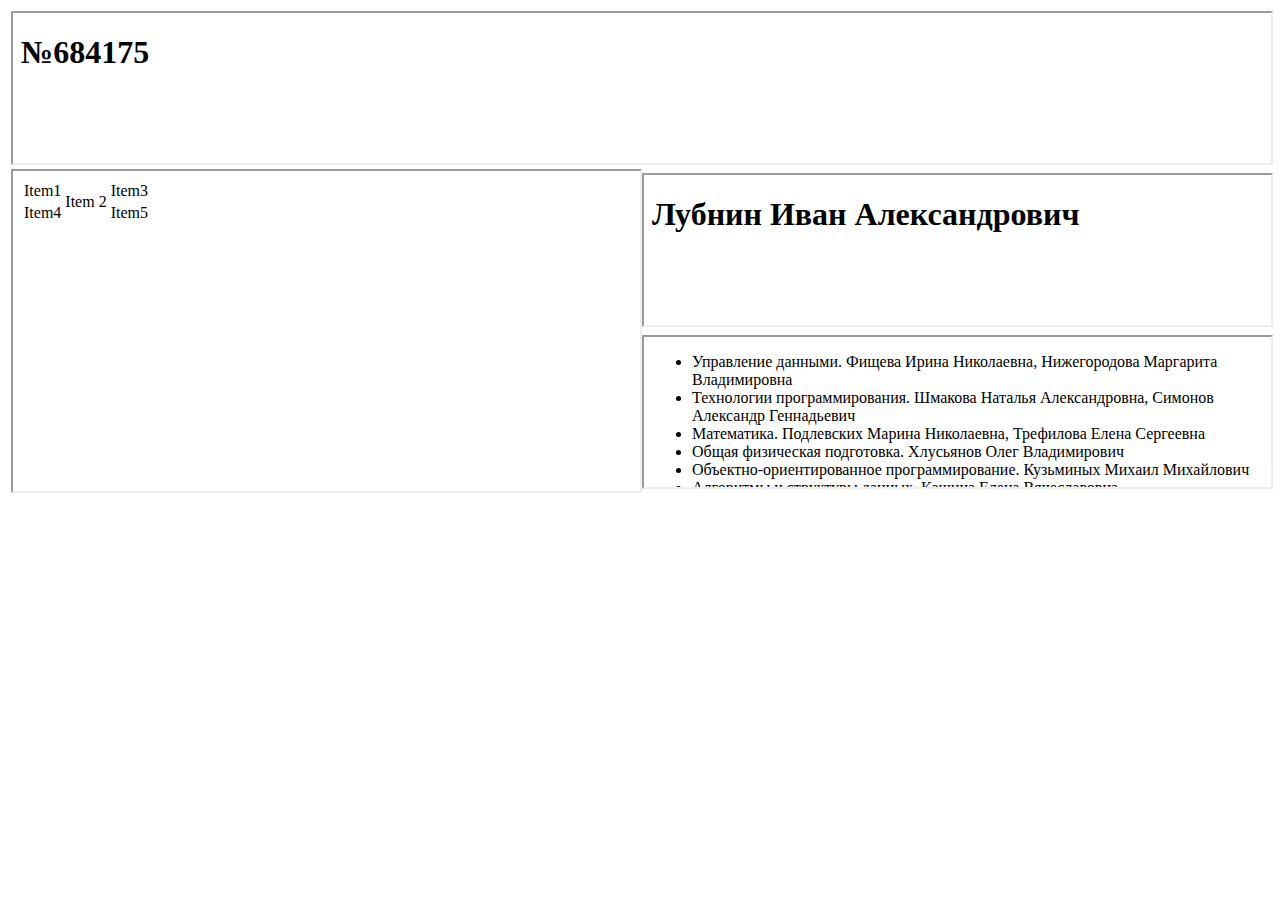
<file: bfdLabs/lab1/index.html>
<!DOCTYPE html>
<html lang="ru">

<head>
    <meta http-equiv="Content-Type" content="text/html; charset=utf-8">
    <title>Лубнин Иван Александрович</title>
</head>

<body>
    <table width="100%" height="100%">
        <tr>
            <td colspan="2">
                <iframe src="i4-number.html" width="100%" height="100%"></iframe>
            </td>
        </tr>
        <tr>
            <td rowspan="2">
                <iframe src="i4-table.html" width="100%" height="100%"></iframe>
            </td>
            <td>
                <iframe src="i4-name.html" width="100%" height="100%"></iframe>
            </td>
        </tr>
        <tr>
            <td>
                <iframe src="i4-list.html" width="100%" height="100%"></iframe>
            </td>
        </tr>
    </table>
</body>

</html>
</file>
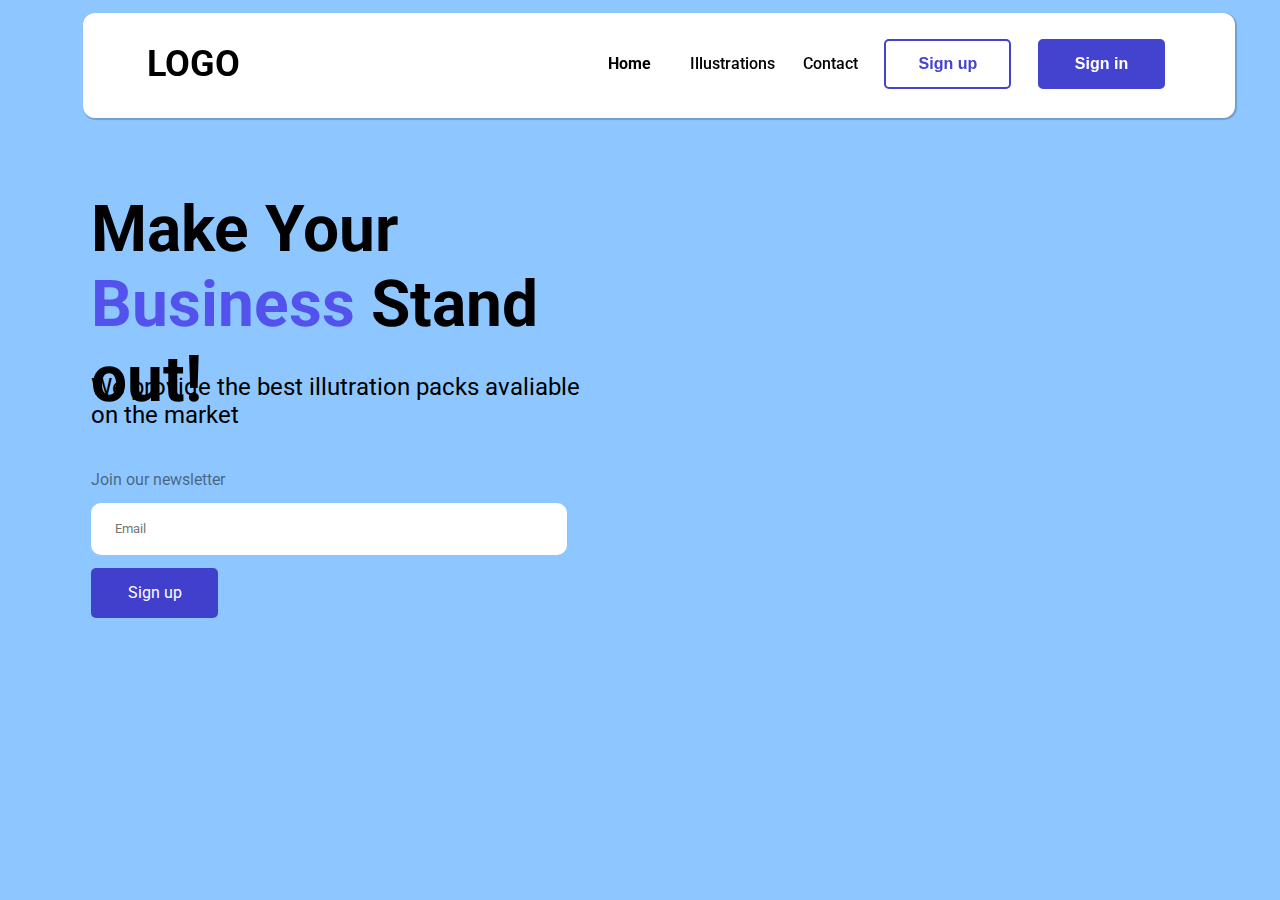
<file: bfdLabs/lab4/index.html>
<!DOCTYPE html>
<html lang="ru">

<head>
    <meta http-equiv="Content-Type" content="text/html; charset=utf-8">
    <title>Landing</title>

    <link rel="stylesheet" href="./style.css">
</head>

<body>
    <div class="navigation">
        <h2 class="logo"><a href="">LOGO</a></h2>
        <h4><a href="" class="home">Home</a></h4>
        <h4><a href="" class="ill">Illustrations</a></h4>
        <h4><a href="" class="ill">Contact</a></h4>
        <button class="disabled_btn"><h4>Sign up</h4></button>
        <button class="enabled_btn"><h4>Sign in</h4></button>


        <ul class="menu">
            <li><a class="menuItem" href="#">Home</a></li>
            <li><a class="menuItem" href="#">Profile</a></li>
            <li><a class="menuItem" href="#">About</a></li>
            <li><a class="menuItem" href="#">Contacts</a></li>
            <li><a class="menuItem" href="#">Sign Up</a></li>
            <li><a class="menuItem" href="#">Sign In</a></li>
        </ul>
        <button class="hamburger">
          <i class="menuIcon material-icons" style="background: url('https://api.iconify.design/charm/menu-hamburger.svg') no-repeat center center / contain;"></i>
          <i class="closeIcon material-icons" style="background: url('https://api.iconify.design/ep/close.svg') no-repeat center center / contain;"></i>


    </div>

    <div class="head_block">
        <div class="content">
            
            <h1>Make Your <font color="#5352ed">Business</font> Stand out!</h1>
            <h3 class="content_h3">We provide the best illutration packs avaliable on the market</h3>
            <h4 class="content_join">Join our newsletter</h4>
    
            <form action="join">
                <input type="" name="" class="email" id="" placeholder="Email">
                <input type="submit" class="submit_btn" value="Sign up">
            </form>
    
            
        </div>
    </div>
    
    <script src="./script.js"></script>
</body>

</html>
</file>
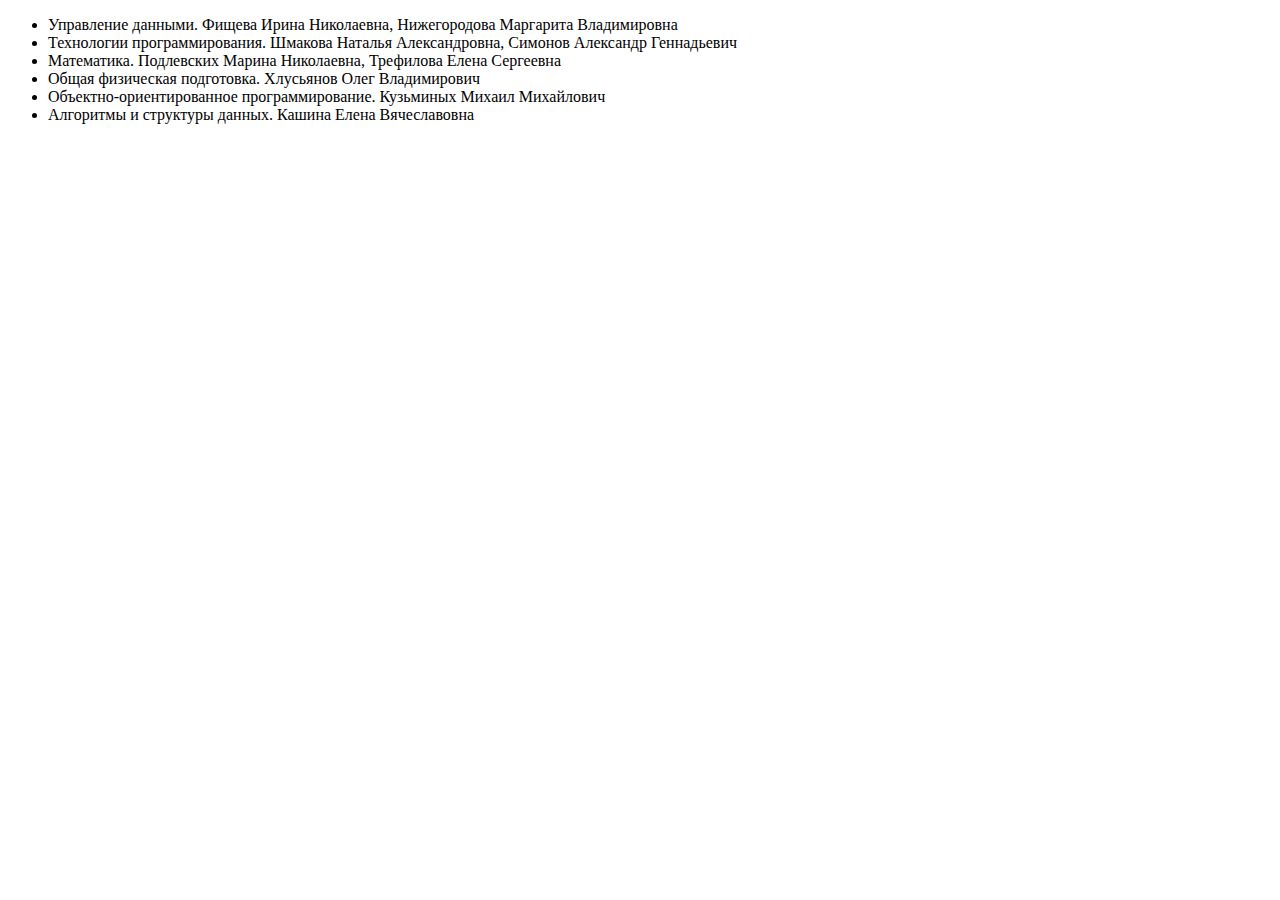
<file: bfdLabs/lab1/i4-list.html>
<!DOCTYPE html>
<html lang="ru">

<head>
    <meta http-equiv="Content-Type" content="text/html; charset=utf-8">
    <title>Список</title>
</head>

<body>
<ul>
    <li>
        Управление данными. Фищева Ирина Николаевна, Нижегородова Маргарита Владимировна
    </li>
    <li>
        Технологии программирования. Шмакова Наталья Александровна, Симонов Александр Геннадьевич
    </li>
    <li>
        Математика. Подлевских Марина Николаевна, Трефилова Елена Сергеевна
    </li>
    <li>
        Общая физическая подготовка. Хлусьянов Олег Владимирович
    </li>
    <li>
        Объектно-ориентированное программирование. Кузьминых Михаил Михайлович
    </li>
    <li>
        Алгоритмы и структуры данных. Кашина Елена Вячеславовна
    </li>
</ul>
</body>

</html>
</file>
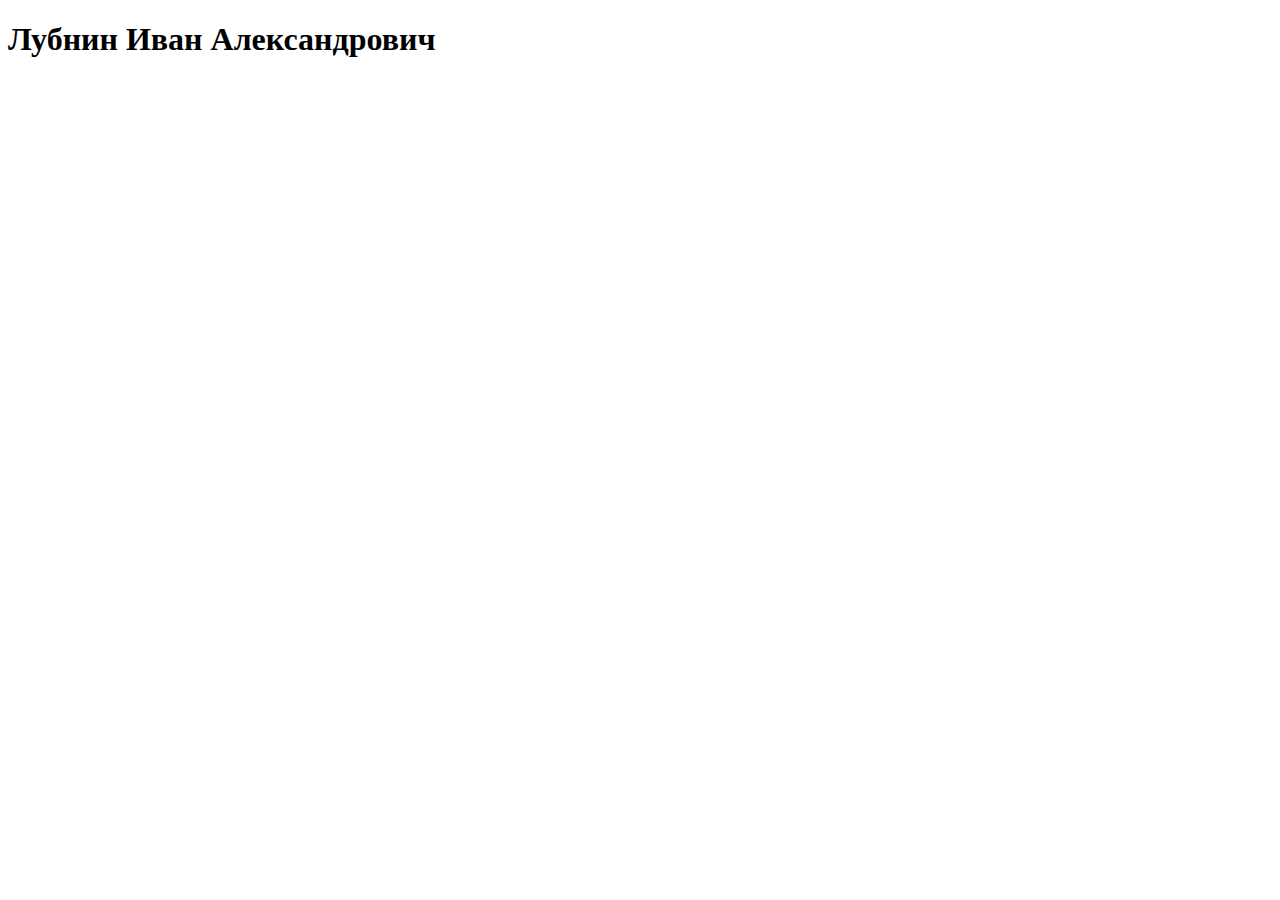
<file: bfdLabs/lab1/i4-name.html>
<!DOCTYPE html>
<html lang="ru">

<head>
    <meta http-equiv="Content-Type" content="text/html; charset=utf-8">
    <title>ФИО</title>
</head>

<body>
    <h1>Лубнин Иван Александрович</h1>
</body>

</html>
</file>
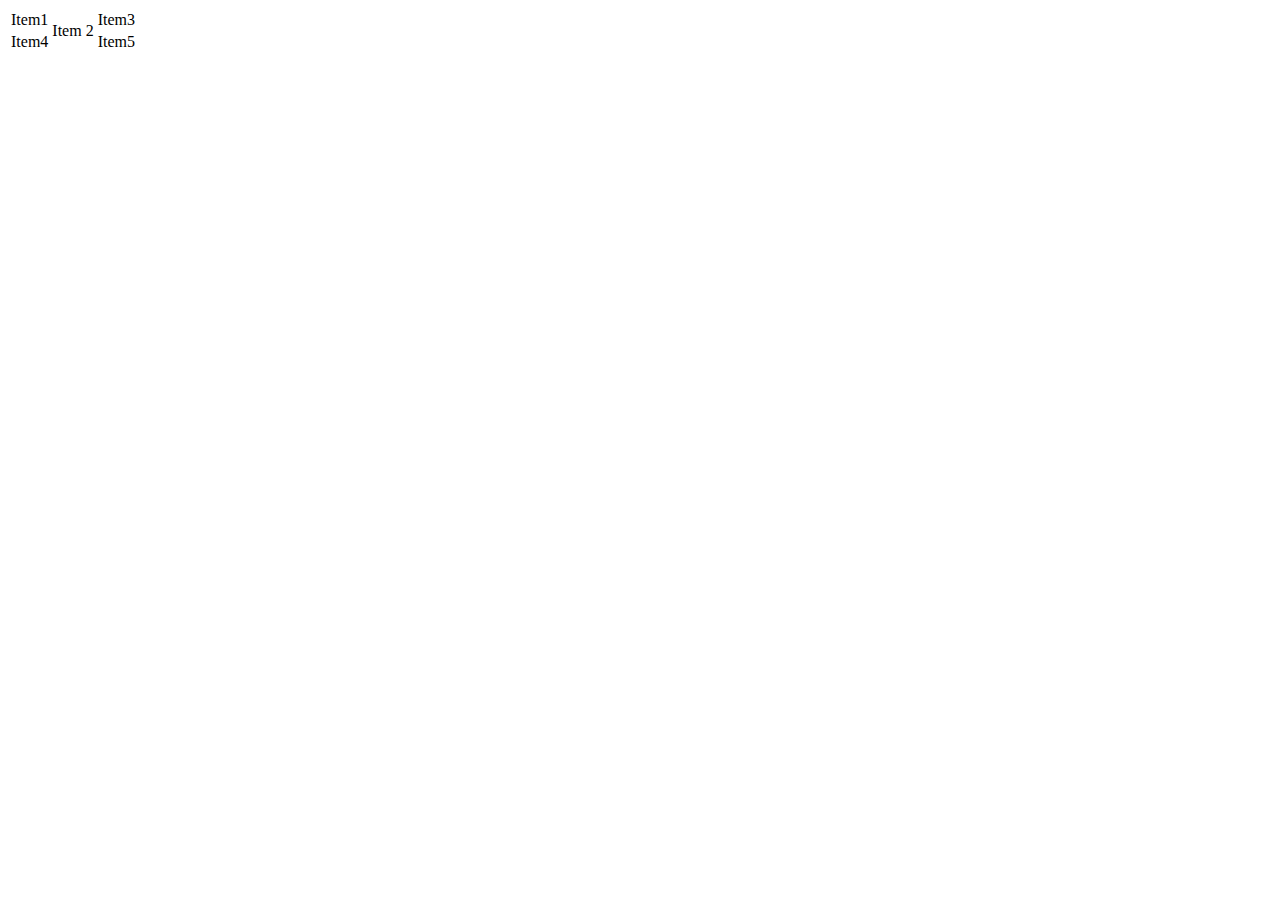
<file: bfdLabs/lab1/i4-table.html>
<!DOCTYPE html>
<html lang="ru">

<head>
    <meta http-equiv="Content-Type" content="text/html; charset=utf-8">
    <title>Таблица</title>
</head>

<body>
    <table>
        <tr>
            <td>
             Item1
            </td>
            <td rowspan="2">
                Item 2
            </td>
            <td>
             Item3
            </td>
        </tr>
        <tr>
            <td>
                Item4
            </td>
            <td>
                Item5
            </td>
        </tr>
    </table>
</body>

</html>
</file>
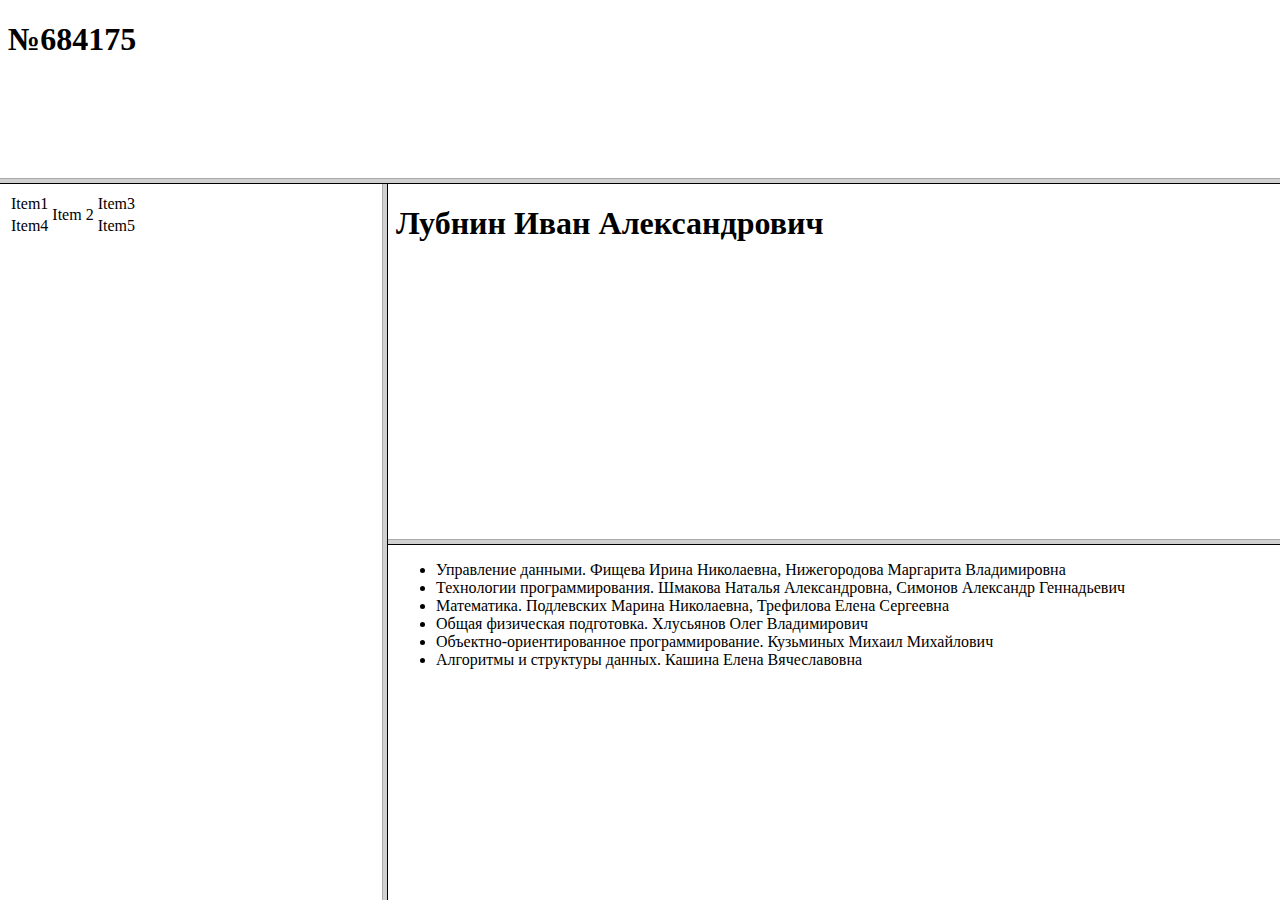
<file: bfdLabs/lab1/index4.html>
<!DOCTYPE HTML PUBLIC "-//W3C//DTD HTML 4.01 Frameset//EN" "http://www.w3.org/TR/html4/frameset.dtd">
<html lang="ru">
 <head>
  <meta http-equiv="Content-Type" content="text/html; charset=utf-8">
  <title>Лубнин Иван Александрович</title>
 </head>
 <frameset rows="20%,80%">
    <frame src="i4-number.html" name="number" scrolling="no" noresize>
        <frameset cols="30%,70%">
            <frame src="i4-table.html" name="table" scrolling="no" noresize>
            <frameset rows="50%,50%">
                <frame src="i4-name.html" name="name" scrolling="no" noresize>
                <frame src="i4-list.html" name="list" scrolling="no" noresize>
            </frameset>    
        </frameset>
 </frameset>
</html>
</file>
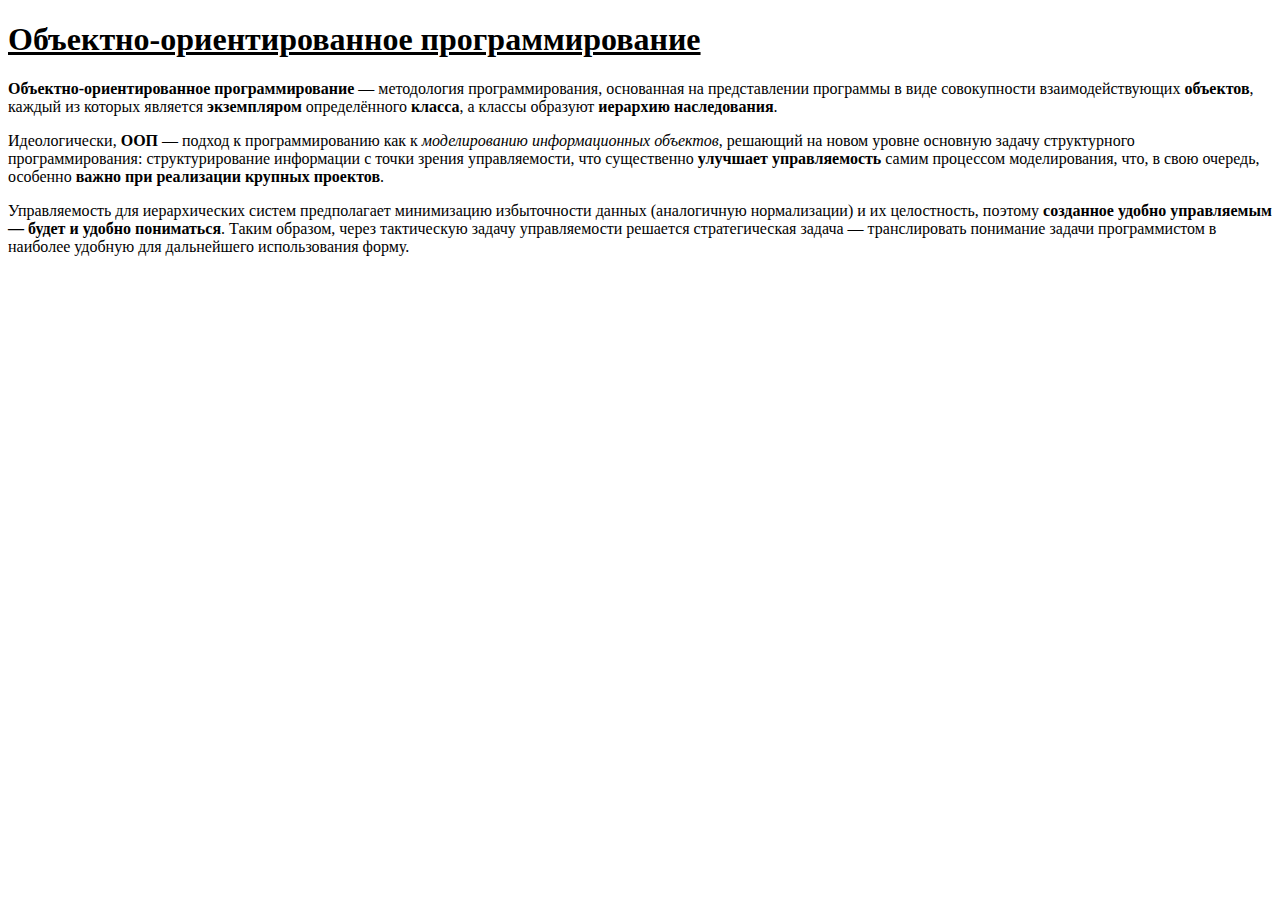
<file: bfdLabs/lab1/text.html>
<!DOCTYPE html>
<html lang="ru">

<head>
    <meta http-equiv="Content-Type" content="text/html; charset=utf-8">
    <title>ООП</title>
</head>

<body>
    <h1><ins>Объектно-ориентированное программирование</ins></h1>
    <p>
        <strong>Объектно-ориентированное программирование</strong> — методология программирования, основанная на представлении программы в виде совокупности взаимодействующих <b>объектов</b>, 
        каждый из которых является <b>экземпляром</b> определённого <b>класса</b>, а классы образуют <b>иерархию наследования</b>.
    </p>
    <p>
        Идеологически, <b>ООП</b> — подход к программированию как к <em>моделированию информационных объектов</em>, 
        решающий на новом уровне основную задачу структурного программирования: структурирование информации 
        с точки зрения управляемости, что существенно <b>улучшает управляемость</b> самим процессом моделирования, 
        что, в свою очередь, особенно <b>важно при реализации крупных проектов</b>.
    </p>
    <p>
        Управляемость для иерархических систем предполагает минимизацию избыточности данных (аналогичную нормализации) 
        и их целостность, поэтому <b>созданное удобно управляемым — будет и удобно пониматься</b>. Таким образом, через тактическую 
        задачу управляемости решается стратегическая задача — транслировать понимание задачи программистом в наиболее удобную 
        для дальнейшего использования форму.
    </p>
</body>

</html>
</file>
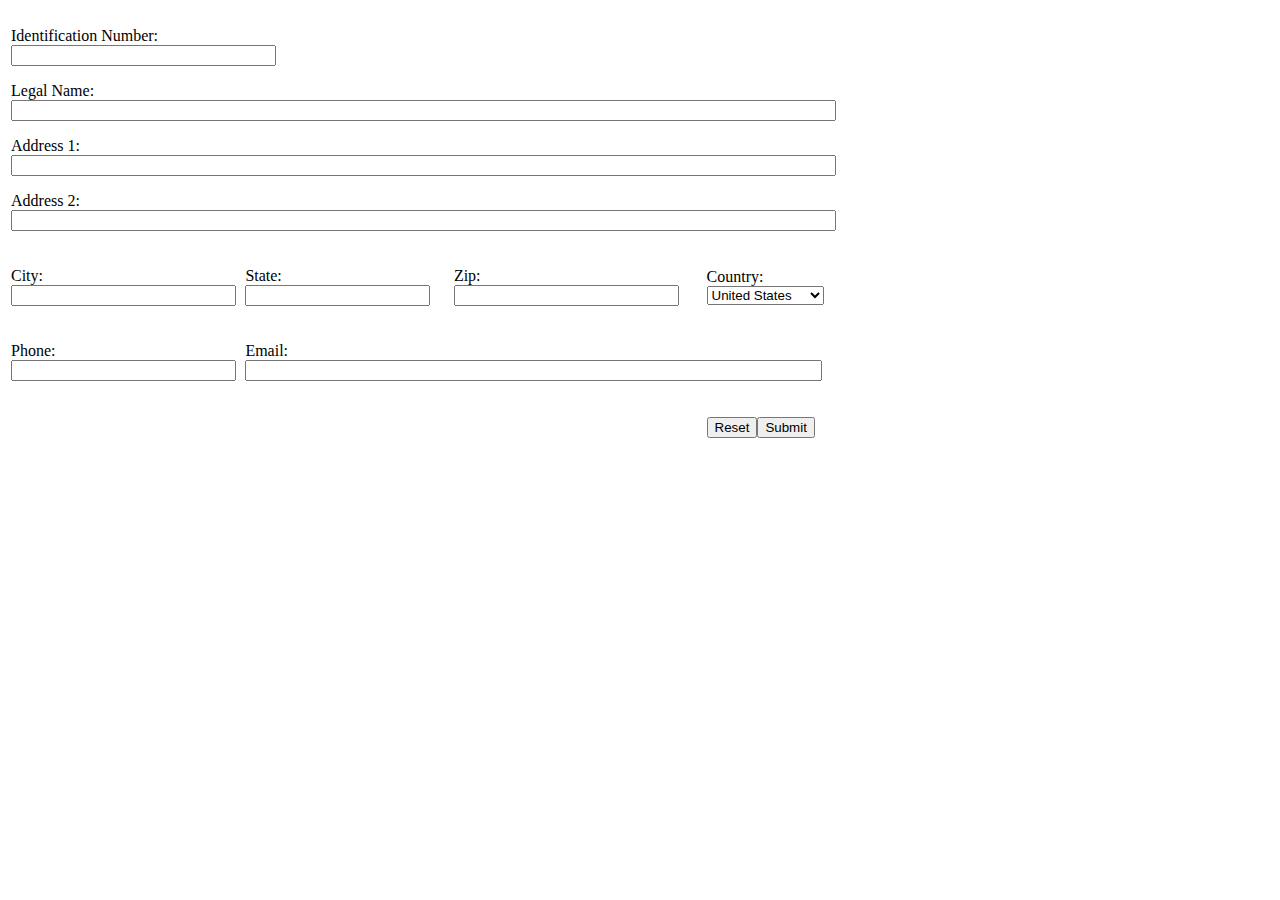
<file: bfdLabs/lab2/lab2_form.html>
<!DOCTYPE html>
<html lang="ru">

<head>
    <meta http-equiv="Content-Type" content="text/html; charset=utf-8">
    <title>Форма</title>
</head>

<body>
    <table>
        <tr>
            <td colspan="4">
                <p><label for="identification number">Identification Number:</label><br><input type="text" id="identificationnumber" size="30%"></p>
                <p><label for="legal name">Legal Name:</label><br><input type="text" id="legalname" size="100%"></p>
                <p><label for="address1">Address 1:</label><br><input type="text" id="address1" size="100%"></p>
                <p><label for="address1">Address 2:</label><br><input type="text" id="address2" size="100%"></p>    
            </td>
        </tr>
        <tr>
            <td>
                <p><label for="city">City:</label><br><input type="text" id="city" size="25%"></p>
            </td>
            <td>
                <p><label for="state">State:</label><br><input type="text" id="state" size="20%"></p>
            </td>
            <td>
                <p><label for="zip">Zip:</label><br><input type="text" id="zip" size="25%"></p>
            </td>
            <td>
                <p><label for="country">Country:</label><br><select><option value="United States">United States</option><option value="United Kingdom">United Kingdom</option><option value="Russia">Russia</option><option value="China">China</option><option value="Japan">Japan</option></select size="35%"></p>
            </td>
        </tr>
        <tr>
            <td>
                <p><label for="phone">Phone:</label><br><input type="text" id="phone" size="25%"></p>
            </td>
            <td colspan="3">
                <p><label for="email">Email:</label><br><input type="text" id="email" size="69%"></p>
            </td>
        </tr>
        <tr>
            <td colspan="3"></td>
            <td>
                <p><input type="reset" value="Reset" id="reset"><input type="submit" value="Submit" id="submit"></p>
            </td>
        </tr>
    </table>
</body>

</html>
</file>
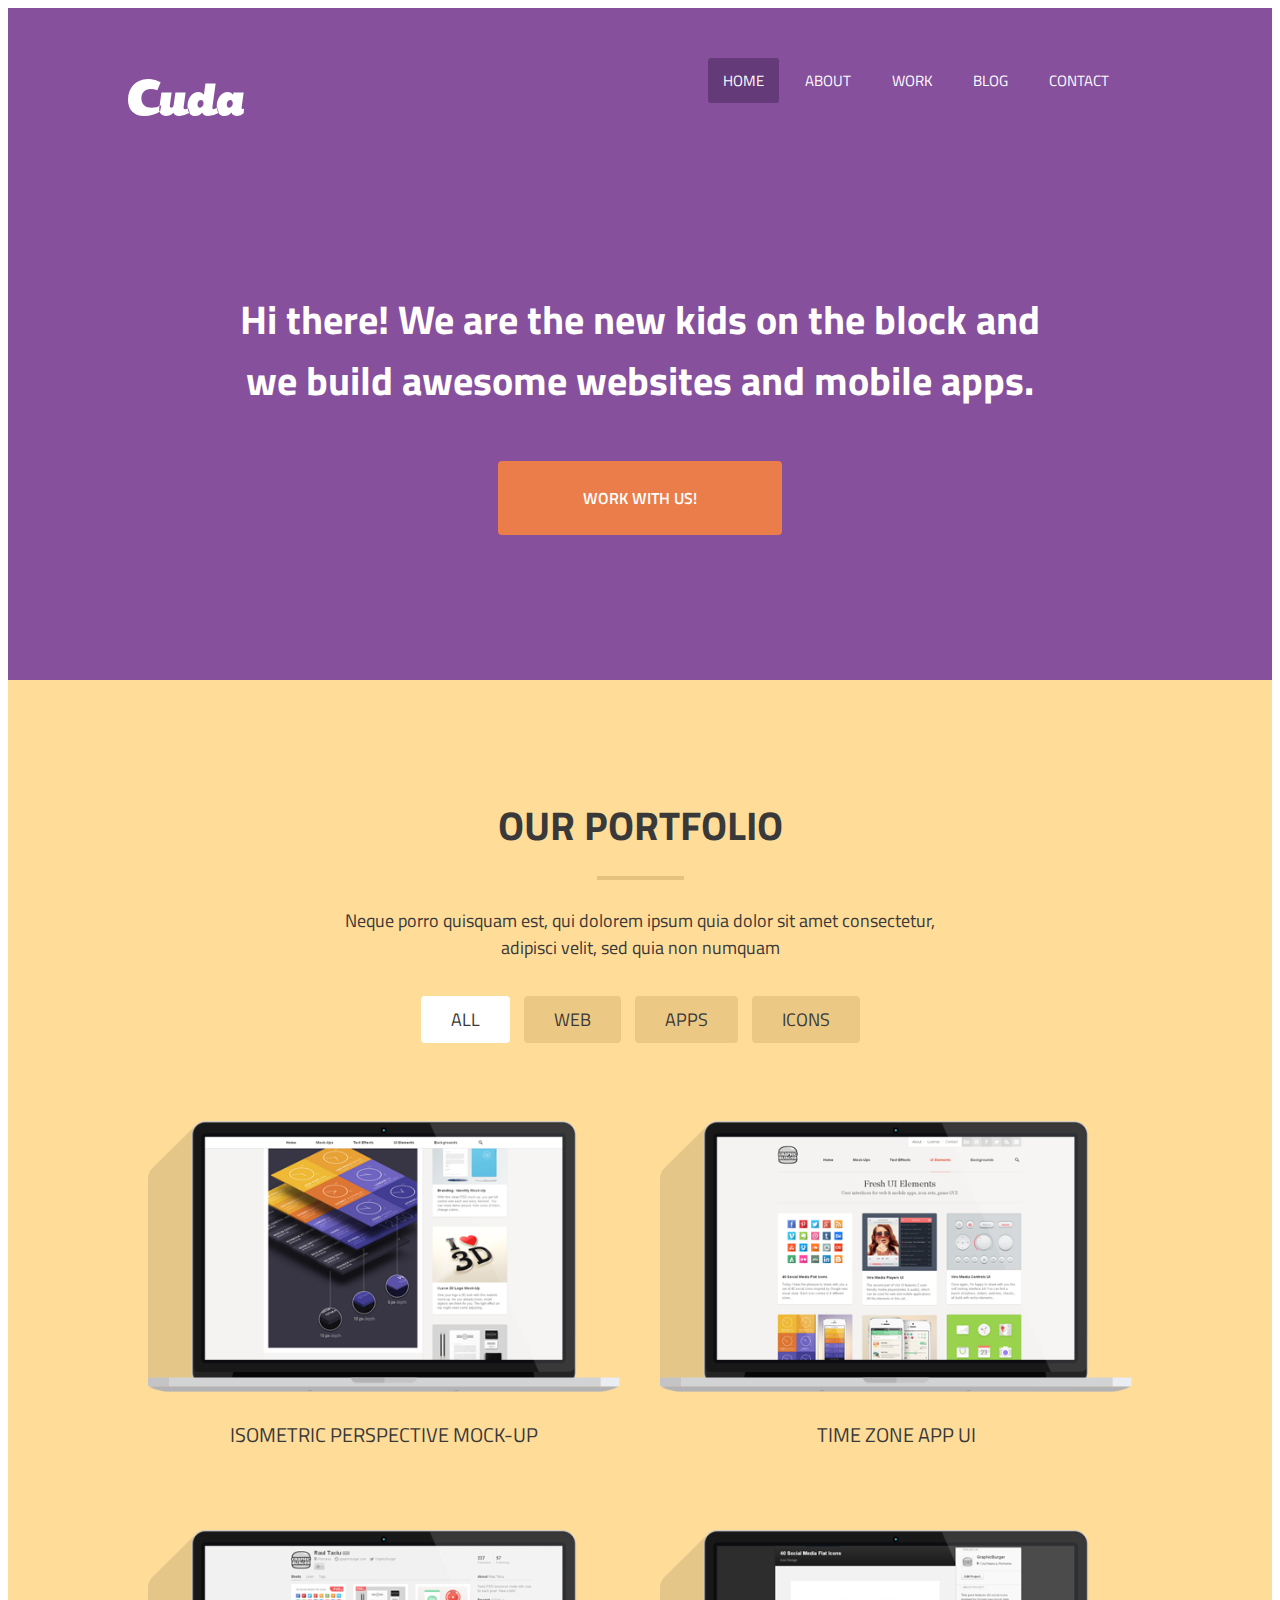
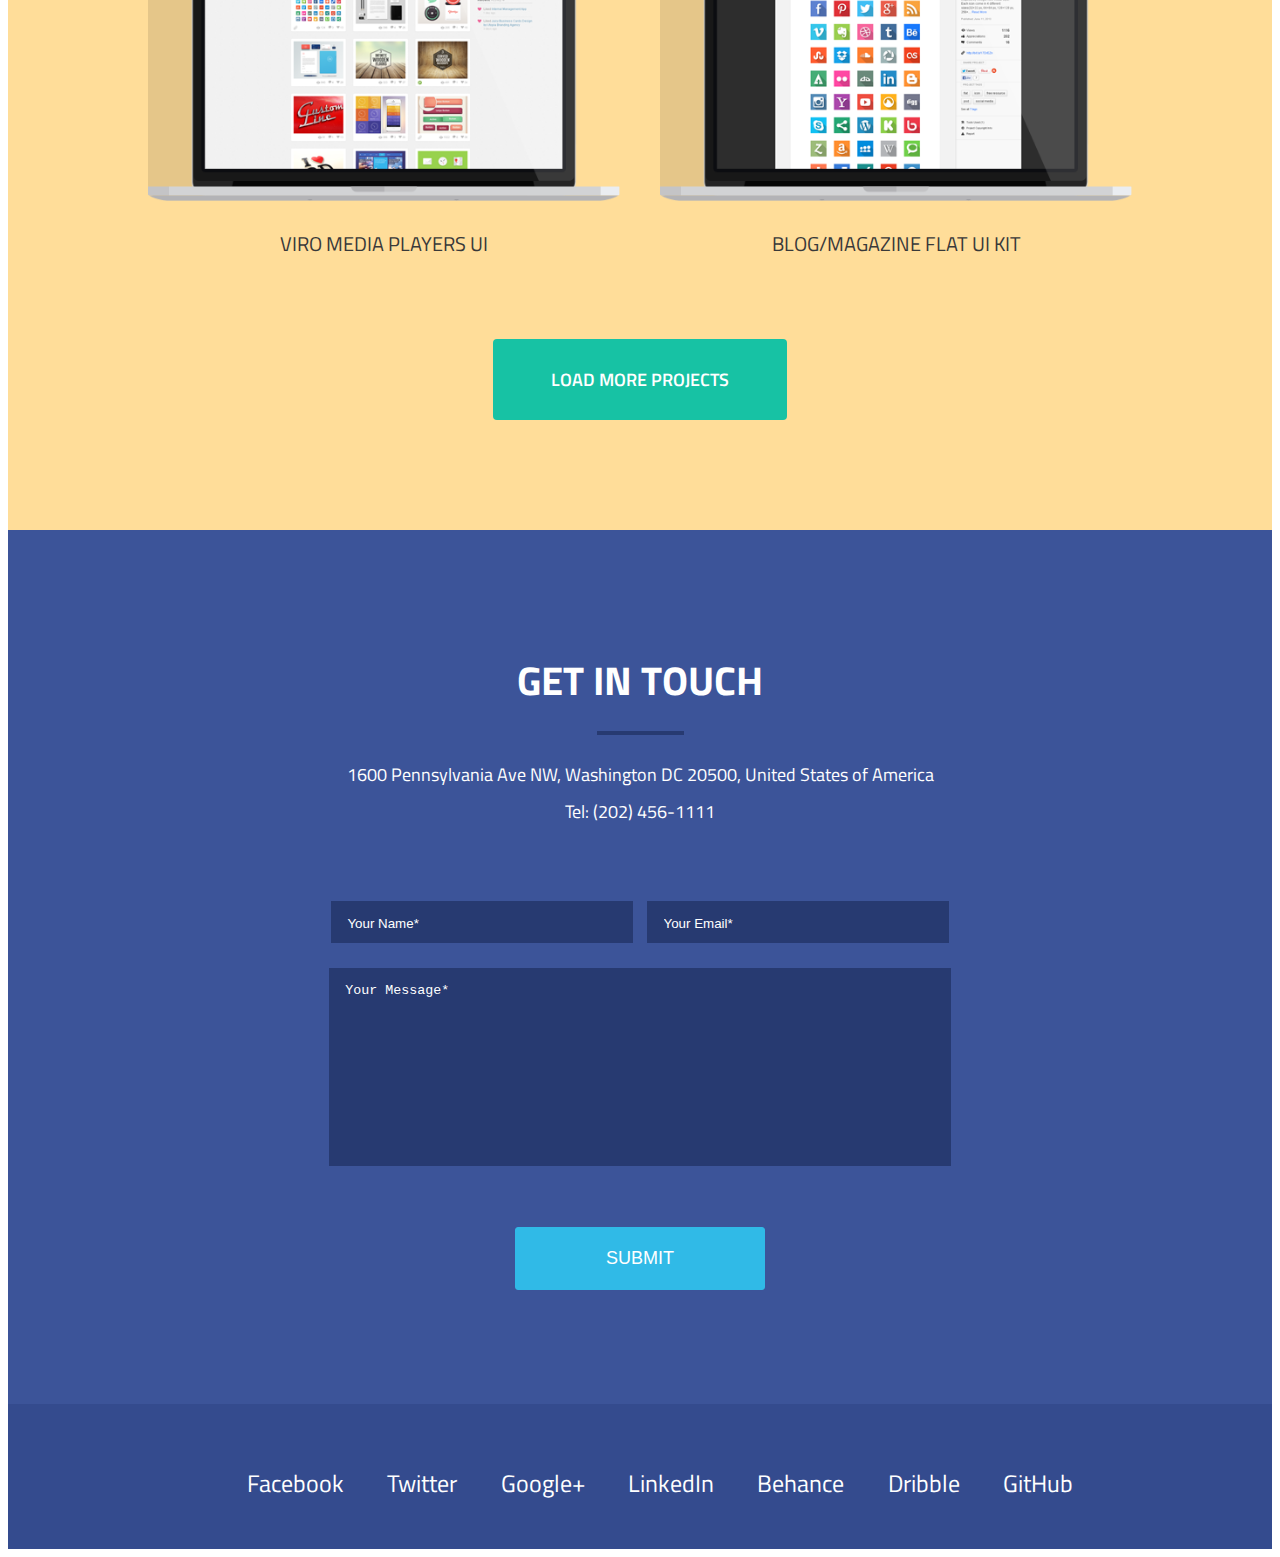
<file: bfdLabs/lab3/main.html>
<!DOCTYPE html>
<html lang="ru">

<head>
    <meta http-equiv="Content-Type" content="text/html; charset=utf-8">
    <title>Cuda</title>
</head>

<link rel="stylesheet" href="./css/main.css">

<link rel="preconnect" href="https://fonts.googleapis.com">
<link rel="preconnect" href="https://fonts.gstatic.com" crossorigin>
<link href="https://fonts.googleapis.com/css2?family=Titillium+Web:ital,wght@0,200;0,300;0,400;0,600;0,700;1,400&display=swap" rel="stylesheet">

<body>
    <header class="header">
		<div class="container">
			<h1 class="wow fadeInLeft"><img src="images/logo.svg" alt="Logo"></h1>
			<nav class="main-nav wow fadeInRight">
				<ul>
					<li><a href=".header" class="active">Home</a></li>
					<li><a href="#services">About</a></li>
					<li><a href="#team">Work</a></li>
					<li><a href="#">Blog</a></li>
					<li><a href="#">Contact</a></li>
				</ul>
			</nav>

			<p class="wow fadeIn">Hi there! We are the new kids on the block and <br> we build awesome websites and mobile apps.
			</p>

			<a href="#" class="heading-button wow slideInUp">Work with us!</a>
		</div>
	</header>

    <section id="portfolio" class="clear">
		<div class="container">
			<h2>Our Portfolio</h2>
			<img src="images/Line1.svg" alt="line">
			<p id="portfolio-desc">Neque porro quisquam est, qui dolorem ipsum quia dolor sit amet consectetur, adipisci velit, sed quia non numquam</p>

			<nav class="portfolio-nav">
				<ul>
					<li><a href="#" class="active">All</a></li>
					<li><a href="#">Web</a></li>
					<li><a href="#">Apps</a></li>
					<li><a href="#">Icons</a></li>
				</ul>
			</nav>

			<article class="portfolio-projects">
				<figure>
					<img src="images/1.png" alt="Work 1">
					<figcaption>Isometric Perspective Mock-Up</figcaption>
				</figure>

				<figure>
					<img src="images/2.png" alt="Work 2">
					<figcaption>Time Zone App UI</figcaption>
				</figure>

				<figure>
					<img src="images/3.png" alt="Work 3">
					<figcaption>Viro Media Players UI</figcaption>
				</figure>

				<figure>
					<img src="images/4.png" alt="Work 4">
					<figcaption>Blog/Magazine Flat UI Kit</figcaption>
				</figure>

                <a href="#">Load More Projects</a>
			</article>
		</div>
	</section>

    <section class="in-touch">
		<div class="container">
			<h2>Get in Touch</h2>
			<img src="images/Line2.svg" alt="Line">
			<p>1600 Pennsylvania Ave NW, Washington DC 20500, United States of America</p>
			<p>Tel: (202) 456-1111</p>

			<form action="#" method="post" class="cust-form">
				<input type="text" placeholder="Your Name*" required>

				<input type="text" placeholder="Your Email*" required>

				<textarea name="message" id="message" placeholder="Your Message*"></textarea>

				<input type="submit" value="Submit">
			</form>

		</div>
	</section>

	<footer>
		<div class="container">
			<nav class="footer-nav">
				<ul>
					<li><a href="#">Facebook</a></li>
					<li><a href="#">Twitter</a></li>
					<li><a href="#">Google+</a></li>
					<li><a href="#">LinkedIn</a></li>
					<li><a href="#">Behance</a></li>
					<li><a href="#">Dribble</a></li>
					<li><a href="#">GitHub</a></li>
				</ul>
			</nav>
		</div>
	</footer>
</body>

</html>
</file>
<file: bfdLabs/lab4/style.css>
@import url('https://fonts.googleapis.com/css2?family=Roboto:wght@400;500;700&display=swap');
body {
    margin: 0;
    background-color: rgba(30, 144, 255, 0.5);
    font-family: Roboto;
    overflow: hidden;
}

a {
    text-decoration: none;
    color: black;
    font-family: Roboto;
}

button {
    display: flex;
    align-items: center;
    justify-content: center;
    border-radius: 5px;
    cursor: pointer;
}

input {
    text-decoration: none;
    outline: none;
    border: 0px;
}

h1 {
    font-size: 64px;
    font-weight: 700;
}

h2 {
    font-size: 36px;
}

h3 {
    font-size: 24px;
}

h4 {
    font-size: 16px;
}

.menu-wrap {
    visibility: hidden;
}

.navigation {
    position: fixed;
    display: grid;
    grid-template-columns: 50% 8% 11% 8% 12% 10%;
    align-items: center;
    width: 80%;
    height: 105px;
    background-color: white;
    border-radius: 12px;
    box-shadow: 1px 1px 1px 1px rgba(0, 0, 0, 0.2);
    margin-top: 1%;
    margin-left: 6.5%;
    padding-left: 64px;
    padding-right: 64px;
}

.home {
    font-weight: 700;
}

.ill {
    font-weight: 500;
}

.disabled_btn {
    width: 127px;
    height: 50px;
    border: 2px solid #4443D0;
    font-weight: 700;
    background-color: white;
    color: #4443D0;
}

.enabled_btn {
    width: 127px;
    height: 50px;
    border: 2px solid #4443D0;
    background-color: #4443D0;
    color: white;
}

.head_block {
    display: grid;
    grid-template-columns: 49% 1%;
    margin-left: 5%;
    align-items: center;
}

.content {
    display: grid;
    grid-template-rows: 200px 100px 80px;
    margin-top: 25%;
    margin-left: 27px;
}

.content_h3 {
    font-weight: 400;
    width: 500px;
}

.content_join {
    color: rgba(0, 0, 0, 0.5);
    ;
    font-weight: 400;
}

.saly {
    width: 655px;
    height: auto;
    transform: rotate(-15.51deg);
}

form {
    display: grid;
    align-items: center;
    grid-template-rows: 0 128px;
}

.email {
    border-radius: 10px;
    box-shadow: none;
    font-family: Roboto;
    width: 472px;
    height: 50px;
}

::placeholder {
    padding-left: 22px;
}

input:focus::placeholder {
    color: transparent;
}

.submit_btn {
    width: 127px;
    height: 50px;
    background-color: #4140CD;
    color: white;
    font-family: Roboto;
    font-size: 16px;
    border-radius: 5px;
}


/* menu hamburger */

i {
    visibility: hidden;
    width: 30px;
    height: 30px;
}

.hamburger {
    visibility: hidden;
    z-index: 100;
    top: 2rem;
    padding: 4px;
    border: black solid 1px;
    background: white;
    cursor: pointer;
}

.closeIcon {
    display: none;
}

.menu {
    visibility: hidden;
    width: 10%;
    padding-bottom: 2%;
    transform: translateY(-113%);
    transition: transform 0.2s;
    top: 0;
    right: 6rem;
    padding-right: 16%;
    padding-top: 2%;
    bottom: 0;
    z-index: 99;
    background: black;
    color: white;
    list-style: none;
}

.menu_disabled {
    visibility: hidden;
}

.menuItem {
    color: white;
}

.showMenu {
    transform: translateY(0);
}


/* menu hamburger */


/* responsive start */

@media (max-width:1343px) {
    .navigation {
        grid-template-columns: 45% 8% 11% 8% 15% 10%;
    }
}

@media (max-width:1259px) {
    h1 {
        font-size: 54px;
    }
    h3 {
        font-size: 22px;
    }
    .content {
        grid-template-rows: 160px 90px 80px;
    }
}

@media (max-width:1101px) {
    body {
        overflow-y: scroll;
        overflow-x: hidden;
    }
    h1 {
        font-size: 50px;
    }
    h3 {
        font-size: 20px;
    }
    .navigation {
        grid-template-columns: 35% 10% 14% 9% 18% 15%;
    }
    .saly {
        zoom: 80%;
    }
}

@media (max-width:941px) {
    h1 {
        font-size: 46px;
    }
    h3 {
        font-size: 18px;
    }
    .navigation {
        grid-template-columns: 25% 10% 15% 20% 18% 15%;
        margin-left: 3%;
    }
    .saly {
        zoom: 70%;
    }
}

@media (max-width:818px) {
    h1 {
        font-size: 40px;
    }
    h3 {
        font-size: 18px;
    }
    .navigation {
        grid-template-columns: 20% 10% 18% 12% 25% 15%;
        margin-left: 2%;
    }
    .content {
        text-align: left;
        margin-right: 5%;
        margin-top: 20%;
        margin-left: 10%;
        width: 400px;
        grid-template-rows: 140px 50px 100px 100px;
        justify-content: center;
    }
    .head_block {
        grid-template-columns: auto;
    }
    .saly {
        zoom: 80%;
        margin-left: 5%;
    }
}

@media (max-width: 717px) {
    .logo {
        position: fixed;
    }
    .navigation {
        margin-left: 0;
        width: 100%;
        margin-top: 0;
    }
    .content {
        margin-left: 10%;
    }
    .home {
        visibility: hidden;
    }
    .ill {
        visibility: hidden;
    }
    .disabled_btn {
        visibility: hidden;
    }
    .enabled_btn {
        visibility: hidden;
    }
    i {
        visibility: visible;
    }
    .hamburger {
        position: fixed;
        visibility: visible;
        margin-left: 75%;
        margin-top: 1%;
    }
    .menu {
        position: fixed;
        visibility: visible;
        background-color: #006699;
        border-radius: 10px;
        height: 7rem;
        left: 69%;
    }
    .menuItem {
        color: white;
    }
    .saly {
        margin-left: 1%;
        zoom: 80%;
    }
}

@media (max-width: 573px) {
    .hamburger {
        right: 4rem;
    }
}

@media (max-width: 545px) {
    .hamburger {
        position: fixed;
    }
}
</file>
<file: bfdLabs/lab3/css/main.css>
* {
	-webkit-box-sizing: border-box;
	-moz-box-sizing: border-box;
	box-sizing: border-box;
}

html, body {
	font-family: 'Titillium Web', Helvetica, Arial, sans-serif;
	font-size: 62.5%;
}

body {
	font-size: 1.6rem;
}

.container {
	width: 100%;
	max-width: 1100px;
	margin: 0 auto;
	padding: 0 3%;
}

header {
	background: #87509c;
	padding: 50px 0 145px 0;
	text-align: center;
	width: 100%;
}

header h1 {
	float: left;
	width: 50%;
	text-align: left;
}

.main-nav {
	width: 50%;
	float: right;
	text-align: center;
}

.main-nav ul {
	margin: 0;
	list-style: none;
}

.main-nav li {
	display: inline-block;
	padding: 0 0.7%;
}

.main-nav a:link,
.main-nav a:visited {
	display: block;
	text-decoration: none;
	text-transform: uppercase;
	font-size: 1.5rem;
	color: #fff;
	padding: 11px 15px;
}

.main-nav a:hover,
.main-nav a.active {
	background: #643a79;
	border-radius: 3px;
}

header p {
	clear: both;
	display: inline-block;
	font-size: 4rem;
	font-weight: bold;
	color: #fff;
	width: 100%;
	margin: 140px 0 50px 0;
}

.heading-button:link,
.heading-button:visited {
	display: inline-block;
	text-decoration: none;
	text-transform: uppercase;
	font-weight: 600;
	background: #eb7d4b;
	color: #fff;
	padding: 25px 85px;
	border-radius: 4px;
}

.heading-button:hover {
	background: #dd7546;
}

#portfolio {
	text-align: center;
	color: #393939;
	font-size: 1.8rem;
	background: #ffdd99;
	padding: 115px 0 110px 0;
	box-sizing: border-box;
}

#portfolio h2 {
	text-transform: uppercase;
	font-size: 4rem;
	margin: 0 auto;
}

#portfolio-desc {
	padding: 0 20%;
	margin: 0 auto;
}

#portfolio img {
	margin: 20px 0;
}

.portfolio-nav {
	padding: 35px 0 58px 0;
}

.portfolio-nav ul {
	list-style: none;
	padding: 0;
	margin: 0;
}

.portfolio-nav li {
	display: inline;
	margin: 0 5px;
}

.portfolio-nav a:link,
.portfolio-nav a:visited {
	display: inline-block;
	text-decoration: none;
	text-transform: uppercase;
	padding: 10px 30px;
	background: #ebc985;
	color: #393939;
	border-radius: 4px;
}

.portfolio-nav a.active {
	background: #fff;
}

.portfolio-nav a:hover {
	background: #fff;
}

.portfolio-projects {
	width: 100%;;
	margin: 0 auto;
}

.portfolio-projects figure {
	float: left;
	width: 46%;
	margin: 0 2% 60px 2%;
	box-sizing: border-box;
}

.portfolio-projects img {
	width: 100%;
	margin: 0 0 25px 0;
}

.portfolio-projects figcaption {
	font-size: 2rem;
	text-transform: uppercase;
}

.portfolio-projects a:link, a:visited {
	display: inline-block;
	background: #17c2a4;
	text-decoration: none;
	text-transform: uppercase;
	color: #fff;
	font-size: 1.8rem;
	font-weight: 600;
	padding: 27px 58px 27px;
	margin-top: 20px;
	border-radius: 4px;
}

.portfolio-projects a:hover {
	background: #14b397;
}

.in-touch {
	background: #3c5499;
	color: white;
	text-align: center;
	padding: 120px 20px 114px 20px ;
}

.in-touch h2 {
	font-size: 4rem;
	font-weight: bold;
	text-transform: uppercase;
	margin: 0;
	padding: 0;
}

.in-touch img {
	margin: 20px 0;
}

.in-touch p {
	font-size: 1.8rem;
	margin: 0 auto 10px;
}

.cust-form {
	width: 80%;
	font-size: 1.8rem;
	text-align: center;
	margin: 75px auto 0 auto;
}

.cust-form input[type=text] {
	width: 37%;
	background: #273a71;
	border: 1px solid #3c5499;
	color: #fff;
	padding: 15px 2% 12px 2%;
	margin: 0 auto;
}

.cust-form input[type=text]:focus::-webkit-input-placeholder,
.cust-form textarea:focus::-webkit-input-placeholder{
	color: transparent;
}

::-webkit-input-placeholder, ::-webkit-textarea-placeholder {
	color: #fff;
}

.cust-form input:first-child {
	margin-right: 1%;
}

.cust-form textarea {
	display: block;
	width: 76%;
	height: 200px;
	background: #273a71;
	border: 1px solid #3c5499;
	resize: none;
	margin: 23px auto 0 auto;
	padding: 15px 2% 12px 2%;
}

.cust-form input[type=submit],
.cust-form input[type=submit]:visited {
	background: #30bae7;
	font-size: 1.8rem;
	color: #fff;
	text-transform: uppercase;
	padding: 20px 90px;
	margin: 60px 0 0 0;
	border: 1px solid #30bae7;
	border-radius: 3px;
}

.cust-form input[type=submit]:hover {
	background: #2daed8;
}

footer {
	width: 100%;
	background: #344b8e;
	color: #fff;
	text-align: center;
	padding: 45px 0 32px 0;
}

.footer-nav ul {
	list-style: none;
}

.footer-nav li {
	display: inline;
	padding: 0 2% 0 2%;
}

.footer-nav a {
	display: inline-block;
	text-decoration: none;
	color: #fff;
	font-size: 2.4rem;
	font-weight: 500;
}
</file>
